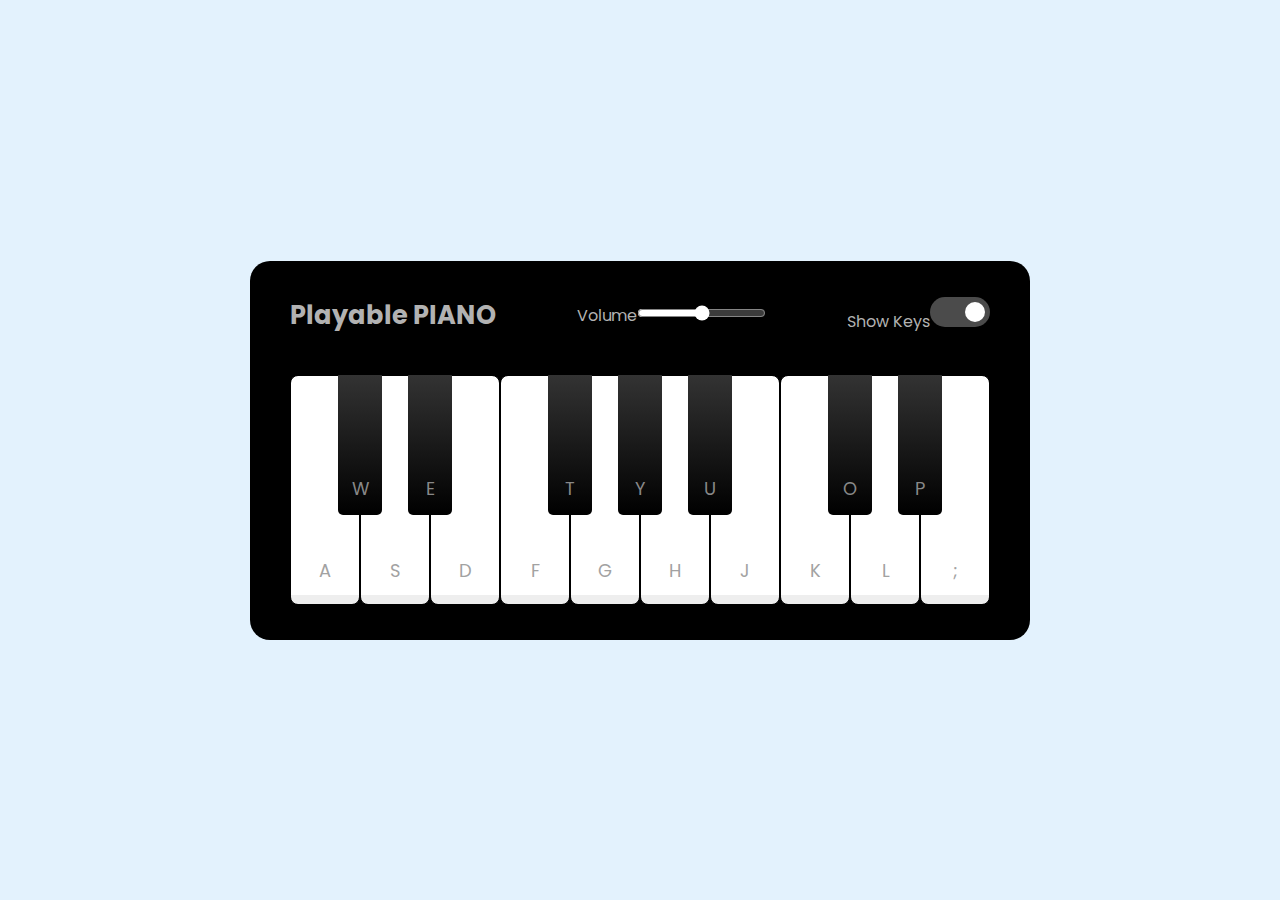
<file: Piano/index.html>
<!DOCTYPE html>
<!-- Coding By CodingNepal - youtube.com/codingnepal -->
<html lang="en" dir="ltr">
<script src="script.js" defer></script>
<head>
    <meta charset="utf-8">
    <title>Playable Piano JavaScript | CodingNepal</title>
    <link rel="stylesheet" href="style.css">
    <meta name="viewport" content="width=device-width, initial-scale=1.0">
    
</head>

<body>
    <div class="wrapper">
        <header>
            <h2>Playable PIANO</h2>
            <div class="column volume-slider">
                <span>Volume</span><input type="range" min="0" max="1" value="0.5" step="any">
            </div>
            <div class="column keys-checkbox">
                <span>Show Keys</span><input type="checkbox" checked>
            </div>
        </header>
        <ul class="piano-keys">
            <li class="key white" data-key="a"><span>a</span></li>
            <li class="key black" data-key="w"><span>w</span></li>
            <li class="key white" data-key="s"><span>s</span></li>
            <li class="key black" data-key="e"><span>e</span></li>
            <li class="key white" data-key="d"><span>d</span></li>
            <li class="key white" data-key="f"><span>f</span></li>
            <li class="key black" data-key="t"><span>t</span></li>
            <li class="key white" data-key="g"><span>g</span></li>
            <li class="key black" data-key="y"><span>y</span></li>
            <li class="key white" data-key="h"><span>h</span></li>
            <li class="key black" data-key="u"><span>u</span></li>
            <li class="key white" data-key="j"><span>j</span></li>
            <li class="key white" data-key="k"><span>k</span></li>
            <li class="key black" data-key="o"><span>o</span></li>
            <li class="key white" data-key="l"><span>l</span></li>
            <li class="key black" data-key="p"><span>p</span></li>
            <li class="key white" data-key=";"><span>;</span></li>
        </ul>
    </div>
</body>

</html>
</file>
<file: Piano/style.css>
@import url('https://fonts.googleapis.com/css2?family=Poppins:wght@400;500;600&display=swap');

* {
    margin: 0;
    padding: 0;
    box-sizing: border-box;
    font-family: 'Poppins', sans-serif;
}
body {
    display: flex;
    align-items: center;
    justify-content: center;
    min-height: 100vh;
    background: #e3f2fd ;
padding: 0 10px;
}
.wrapper {
    background: black;
    width: 780px;
    border-radius: 20px;
    padding: 35px 40px;  

}
.wrapper header{
    color: #b2b2b2;
    display: flex;
    align-items: center;
    justify-content: space-between;
}
header h2{

    font-size: 1.6rem;
}
header .coloum{
    display: flex;
    align-items: center;
}
header .coloumn span {
    font-weight: 500;
    font-size: 1.19rem;
    margin-right: 15px;

}
.volume-slider input{
    accent-color: #fff;
} 
.keys-checkbox input{
    width: 60px;
    height: 30px;
    appearance: none;
    position: relative;
    border-radius: 30px ;
    cursor: pointer;
    /* position: absolute; */
    background-color: #4b4b4b;
}
.keys-checkbox input::before{
    content: "";
    height: 20px;
    width: 20px;
    top: 50%;
    left: 5px;
    border-radius: inherit;
    position: absolute;
    background: #8c8c8c;
    transform: translateY(-50%);
    transition: all 0.3 ease;

}
.keys-checkbox input:checked::before {
    left: 35px;
    background: #fff;
  }

.piano-keys{
    display: flex;
    margin-top: 40px;
    text-transform: uppercase;

}

.piano-keys .key{
    list-style: none;
    color: #a2a2a2;
    cursor: pointer;
    text-transform: uppercase;
    position: relative;
    user-select: none;
}
.piano-keys .white{
     width: 70px;
    height: 230px;
    border-radius: 8px;
    border: 1px solid #000;
    background: linear-gradient(#fff 96%,#eee 4%);
}
.piano-keys .white:active{
    background: linear-gradient(to bottom, #fff 0%,#eee 100%);
    box-shadow: inset -5px 5px 2px rgba(0,0,0,0.2);
}
.piano-keys .black {
     width: 44px;
    height: 140px;
    margin: 0 -22px 0 -22px;
    z-index: 2;
    border-radius: 0 0 5px 5px;
    background: linear-gradient(#333 ,#000 );
}
.piano-keys .black:active{
    background: linear-gradient(to bottom, #000 0%,#434343 );
    box-shadow: inset -5px 5px 10px rgba(255,255,255,0.1);
}
.piano-keys span{
    position: absolute;
    bottom: 20px;
    width: 100%;
    text-align: center;
    font-size: 1.12rem;
}
.piano-keys .key.hide span{
    display: none;

}
.piano-keys .black span {
    bottom: 13px;
    color: #888888;
  }
  @media screen and (max-width: 815px) {
    .wrapper {
      padding: 25px;
    }
    header {
      flex-direction: column;
    }
    header :where(h2, .column) {
      margin-bottom: 13px;
    }
    .volume-slider input {
      max-width: 100px;
    }
    .piano-keys {
      margin-top: 20px;
    }
    .piano-keys .key:where(:nth-child(9), :nth-child(10)) {
      display: none;
    }
    .piano-keys .black {
      height: 100px;
      width: 40px;
      margin: 0 -20px 0 -20px;
    }
    .piano-keys .white {
      height: 180px;
      width: 60px;
    }
  }
  @media screen and (max-width: 615px) {
    .piano-keys .key:nth-child(13),
    .piano-keys .key:nth-child(14),
    .piano-keys .key:nth-child(15),
    .piano-keys .key:nth-child(16),
    .piano-keys .key :nth-child(17) {
      display: none;
    }
    .piano-keys .white {
      width: 50px;
    }
  }
</file>
